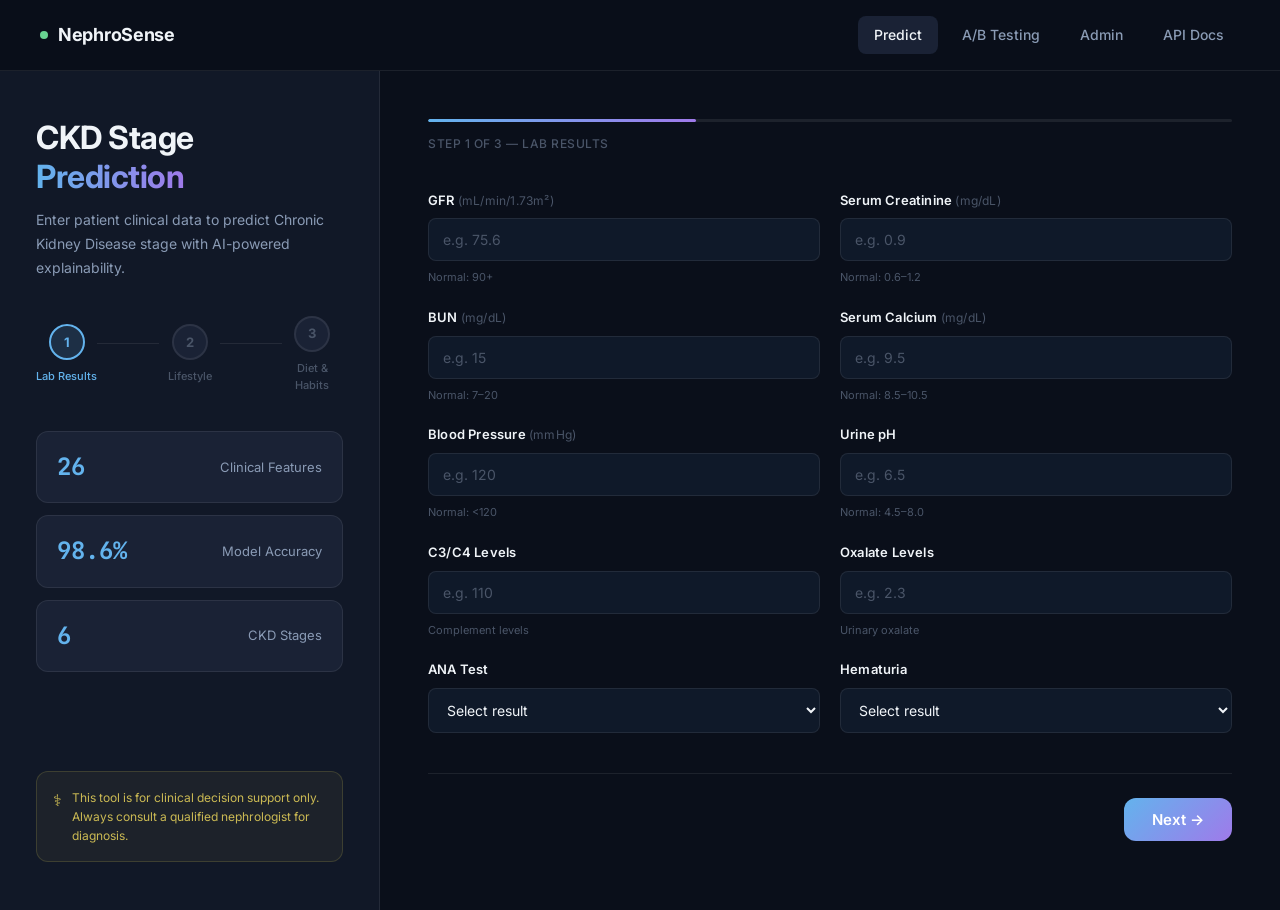
<file: frontend/index.html>
<!DOCTYPE html>
<html lang="en">
<head>
    <meta charset="UTF-8">
    <meta name="viewport" content="width=device-width, initial-scale=1.0">
    <title>NephroSense — CKD Prediction</title>
    <link rel="stylesheet" href="css/style.css">
    <link rel="stylesheet" href="css/form.css">
</head>
<body>

    <!-- NAVBAR -->
    <nav class="navbar">
        <div class="nav-brand">
            <span class="brand-dot"></span>
            NephroSense
        </div>
        <div class="nav-links">
            <a href="index.html" class="active">Predict</a>
            <a href="ab_test.html">A/B Testing</a>
            <a href="admin.html">Admin</a>
            <a href="https://nephrosense-cd36f.containers.snapdeploy.app/docs" target="_blank">API Docs</a>
        </div>
    </nav>

    <!-- MAIN -->
    <main class="main-container">

        <!-- LEFT PANEL -->
        <div class="left-panel">
            <div class="panel-header">
                <h1>CKD Stage <span class="accent">Prediction</span></h1>
                <p>Enter patient clinical data to predict Chronic Kidney Disease stage with AI-powered explainability.</p>
            </div>

            <!-- STEP INDICATORS -->
            <div class="step-indicators">
                <div class="step-item active" id="ind-1">
                    <div class="step-circle">1</div>
                    <span>Lab Results</span>
                </div>
                <div class="step-line"></div>
                <div class="step-item" id="ind-2">
                    <div class="step-circle">2</div>
                    <span>Lifestyle</span>
                </div>
                <div class="step-line"></div>
                <div class="step-item" id="ind-3">
                    <div class="step-circle">3</div>
                    <span>Diet & Habits</span>
                </div>
            </div>

            <!-- INFO CARDS -->
            <div class="info-cards">
                <div class="info-card">
                    <div class="info-number">26</div>
                    <div class="info-label">Clinical Features</div>
                </div>
                <div class="info-card">
                    <div class="info-number">98.6%</div>
                    <div class="info-label">Model Accuracy</div>
                </div>
                <div class="info-card">
                    <div class="info-number">6</div>
                    <div class="info-label">CKD Stages</div>
                </div>
            </div>

            <div class="disclaimer-box">
                <span class="disclaimer-icon">⚕</span>
                This tool is for clinical decision support only. Always consult a qualified nephrologist for diagnosis.
            </div>
        </div>

        <!-- RIGHT PANEL — FORM -->
        <div class="right-panel">

            <!-- PROGRESS BAR -->
            <div class="progress-bar">
                <div class="progress-fill" id="progress-fill"></div>
            </div>
            <div class="step-label" id="step-label">Step 1 of 3 — Lab Results</div>

            <form id="prediction-form">

                <!-- ==================== STEP 1 — LAB RESULTS ==================== -->
                <div class="form-step active" id="step-1">
                    <div class="form-grid">

                        <div class="form-group">
                            <label>GFR <span class="unit">(mL/min/1.73m²)</span></label>
                            <input type="number" name="gfr" placeholder="e.g. 75.6" step="0.01" required>
                            <span class="field-hint">Normal: 90+</span>
                        </div>

                        <div class="form-group">
                            <label>Serum Creatinine <span class="unit">(mg/dL)</span></label>
                            <input type="number" name="serum_creatinine" placeholder="e.g. 0.9" step="0.01" required>
                            <span class="field-hint">Normal: 0.6–1.2</span>
                        </div>

                        <div class="form-group">
                            <label>BUN <span class="unit">(mg/dL)</span></label>
                            <input type="number" name="bun" placeholder="e.g. 15" step="0.1" required>
                            <span class="field-hint">Normal: 7–20</span>
                        </div>

                        <div class="form-group">
                            <label>Serum Calcium <span class="unit">(mg/dL)</span></label>
                            <input type="number" name="serum_calcium" placeholder="e.g. 9.5" step="0.01" required>
                            <span class="field-hint">Normal: 8.5–10.5</span>
                        </div>

                        <div class="form-group">
                            <label>Blood Pressure <span class="unit">(mmHg)</span></label>
                            <input type="number" name="blood_pressure" placeholder="e.g. 120" step="0.1" required>
                            <span class="field-hint">Normal: &lt;120</span>
                        </div>

                        <div class="form-group">
                            <label>Urine pH</label>
                            <input type="number" name="urine_ph" placeholder="e.g. 6.5" step="0.1" required>
                            <span class="field-hint">Normal: 4.5–8.0</span>
                        </div>

                        <div class="form-group">
                            <label>C3/C4 Levels</label>
                            <input type="number" name="c3_c4" placeholder="e.g. 110" step="0.01" required>
                            <span class="field-hint">Complement levels</span>
                        </div>

                        <div class="form-group">
                            <label>Oxalate Levels</label>
                            <input type="number" name="oxalate_levels" placeholder="e.g. 2.3" step="0.01" required>
                            <span class="field-hint">Urinary oxalate</span>
                        </div>

                        <div class="form-group">
                            <label>ANA Test</label>
                            <select name="ana" required>
                                <option value="">Select result</option>
                                <option value="positive">Positive</option>
                                <option value="negative">Negative</option>
                            </select>
                        </div>

                        <div class="form-group">
                            <label>Hematuria</label>
                            <select name="hematuria" required>
                                <option value="">Select result</option>
                                <option value="positive">Positive</option>
                                <option value="negative">Negative</option>
                            </select>
                        </div>

                    </div>
                </div>

                <!-- ==================== STEP 2 — LIFESTYLE ==================== -->
                <div class="form-step" id="step-2">
                    <div class="form-grid">

                        <div class="form-group">
                            <label>Physical Activity</label>
                            <select name="physical_activity" required>
                                <option value="">Select frequency</option>
                                <option value="daily">Daily</option>
                                <option value="weekly">Weekly</option>
                                <option value="rarely">Rarely</option>
                            </select>
                        </div>

                        <div class="form-group">
                            <label>Water Intake <span class="unit">(Liters/day)</span></label>
                            <input type="number" name="water_intake" placeholder="e.g. 2.5" step="0.1" required>
                            <span class="field-hint">Recommended: 2–3L</span>
                        </div>

                        <div class="form-group">
                            <label>Smoking</label>
                            <select name="smoking" required>
                                <option value="">Select status</option>
                                <option value="yes">Yes</option>
                                <option value="no">No</option>
                            </select>
                        </div>

                        <div class="form-group">
                            <label>Painkiller Usage</label>
                            <select name="painkiller_usage" required>
                                <option value="">Select status</option>
                                <option value="yes">Yes (Regular)</option>
                                <option value="no">No</option>
                            </select>
                        </div>

                        <div class="form-group">
                            <label>Family History of CKD</label>
                            <select name="family_history" required>
                                <option value="">Select status</option>
                                <option value="yes">Yes</option>
                                <option value="no">No</option>
                            </select>
                        </div>

                        <div class="form-group">
                            <label>Stress Level</label>
                            <select name="stress_level" required>
                                <option value="">Select level</option>
                                <option value="low">Low</option>
                                <option value="moderate">Moderate</option>
                                <option value="high">High</option>
                            </select>
                        </div>

                        <div class="form-group full-width">
                            <label>Duration of Symptoms <span class="unit">(months)</span></label>
                            <input type="number" name="months" placeholder="e.g. 6" min="1" required>
                            <span class="field-hint">How long symptoms have been present</span>
                        </div>

                    </div>
                </div>

                <!-- ==================== STEP 3 — DIET & HABITS ==================== -->
                <div class="form-step" id="step-3">
                    <div class="form-grid">

                        <div class="form-group full-width">
                            <label>Dietary Pattern</label>
                            <div class="radio-group">
                                <label class="radio-option">
                                    <input type="radio" name="diet" value="balanced">
                                    <span class="radio-box">
                                        <span class="radio-title">Balanced Diet</span>
                                        <span class="radio-desc">Variety of foods, all nutrients</span>
                                    </span>
                                </label>
                                <label class="radio-option">
                                    <input type="radio" name="diet" value="high protein">
                                    <span class="radio-box">
                                        <span class="radio-title">High Protein</span>
                                        <span class="radio-desc">Meat, dairy, protein-heavy</span>
                                    </span>
                                </label>
                                <label class="radio-option">
                                    <input type="radio" name="diet" value="low salt">
                                    <span class="radio-box">
                                        <span class="radio-title">Low Salt</span>
                                        <span class="radio-desc">Restricted sodium intake</span>
                                    </span>
                                </label>
                            </div>
                        </div>

                        <div class="form-group full-width">
                            <label>Alcohol Consumption</label>
                            <div class="radio-group">
                                <label class="radio-option">
                                    <input type="radio" name="alcohol" value="never">
                                    <span class="radio-box">
                                        <span class="radio-title">Never</span>
                                        <span class="radio-desc">No alcohol consumption</span>
                                    </span>
                                </label>
                                <label class="radio-option">
                                    <input type="radio" name="alcohol" value="occasionally">
                                    <span class="radio-box">
                                        <span class="radio-title">Occasionally</span>
                                        <span class="radio-desc">Social or weekend drinking</span>
                                    </span>
                                </label>
                                <label class="radio-option">
                                    <input type="radio" name="alcohol" value="daily">
                                    <span class="radio-box">
                                        <span class="radio-title">Daily</span>
                                        <span class="radio-desc">Regular daily consumption</span>
                                    </span>
                                </label>
                            </div>
                        </div>

                        <div class="form-group full-width">
                            <label>Weight Changes (Recent)</label>
                            <div class="radio-group">
                                <label class="radio-option">
                                    <input type="radio" name="weight_changes" value="stable">
                                    <span class="radio-box">
                                        <span class="radio-title">Stable</span>
                                        <span class="radio-desc">No significant change</span>
                                    </span>
                                </label>
                                <label class="radio-option">
                                    <input type="radio" name="weight_changes" value="loss">
                                    <span class="radio-box">
                                        <span class="radio-title">Weight Loss</span>
                                        <span class="radio-desc">Noticeable weight decrease</span>
                                    </span>
                                </label>
                                <label class="radio-option">
                                    <input type="radio" name="weight_changes" value="gain">
                                    <span class="radio-box">
                                        <span class="radio-title">Weight Gain</span>
                                        <span class="radio-desc">Noticeable weight increase</span>
                                    </span>
                                </label>
                            </div>
                        </div>

                    </div>
                </div>

                <!-- BUTTONS -->
                <div class="form-actions">
                    <button type="button" class="btn-back" id="btn-back" onclick="prevStep()" style="display:none">
                        Back
                    </button>
                    <button type="button" class="btn-next" id="btn-next" onclick="nextStep()">
                        Next &rarr;
                    </button>
                    <button type="submit" class="btn-predict" id="btn-predict" style="display:none">
                        <span id="btn-text">Predict Stage</span>
                        <span id="btn-loader" style="display:none">Analyzing...</span>
                    </button>
                </div>

            </form>

        </div>
    </main>

    <script src="js/api.js"></script>
    <script src="js/form.js"></script>
</body>
</html>
</file>
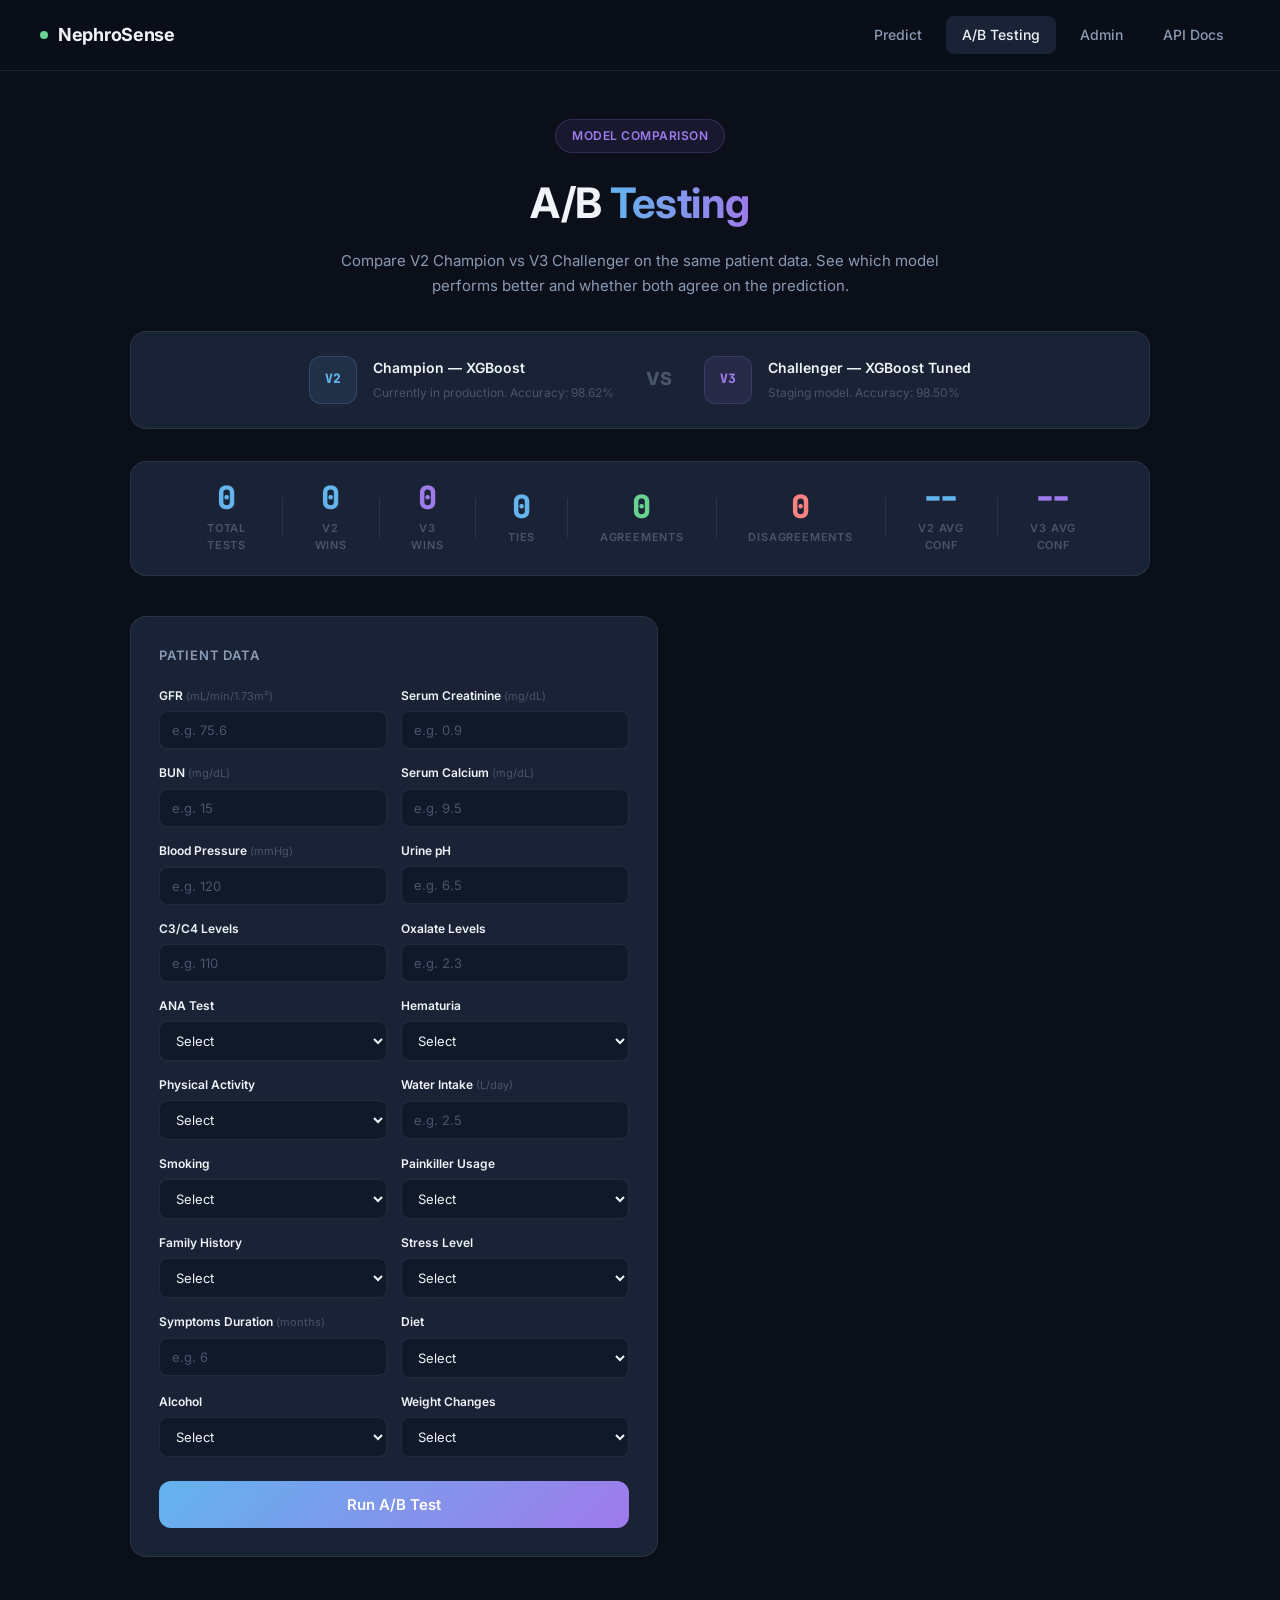
<file: frontend/ab_test.html>
<!DOCTYPE html>
<html lang="en">
<head>
    <meta charset="UTF-8">
    <meta name="viewport" content="width=device-width, initial-scale=1.0">
    <title>NephroSense — A/B Testing</title>
    <link rel="stylesheet" href="css/style.css">
    <link rel="stylesheet" href="css/ab_test.css">
    <style>
        /* Stats Bar */
        .stats-bar {
            display: flex;
            align-items: center;
            justify-content: center;
            background: var(--bg-card);
            border: 1px solid var(--border);
            border-radius: var(--radius-lg);
            padding: 20px 40px;
            margin-bottom: 8px;
        }
        .stat-item {
            text-align: center;
            padding: 0 32px;
        }
        .stat-num {
            font-size: 32px;
            font-weight: 800;
            font-family: var(--font-mono);
            color: var(--accent-blue);
            line-height: 1;
            margin-bottom: 6px;
        }
        .stat-label {
            font-size: 11px;
            color: var(--text-muted);
            text-transform: uppercase;
            letter-spacing: 0.8px;
            font-weight: 600;
        }
        .stat-divider {
            width: 1px;
            height: 40px;
            background: var(--border);
        }
        .champion-color { color: var(--accent-blue) !important; }
        .challenger-color { color: var(--accent-purple) !important; }
        .agree-color { color: var(--accent-green) !important; }
        .disagree-color { color: var(--accent-red) !important; }
    </style>
</head>
<body>

    <!-- NAVBAR -->
    <nav class="navbar">
        <div class="nav-brand">
            <span class="brand-dot"></span>
            NephroSense
        </div>
        <div class="nav-links">
            <a href="index.html">Predict</a>
            <a href="ab_test.html" class="active">A/B Testing</a>
            <a href="admin.html">Admin</a>
            <a href="https://nephrosense-cd36f.containers.snapdeploy.app/docs" target="_blank">API Docs</a>
        </div>
    </nav>

    <main class="ab-container">

        <!-- HEADER -->
        <div class="ab-header">
            <div class="ab-badge">Model Comparison</div>
            <h1>A/B <span class="accent">Testing</span></h1>
            <p>Compare V2 Champion vs V3 Challenger on the same patient data. See which model performs better and whether both agree on the prediction.</p>
        </div>

        <!-- EXPLANATION -->
        <div class="ab-explainer">
            <div class="explainer-item">
                <div class="explainer-icon">V2</div>
                <div>
                    <div class="explainer-title">Champion — XGBoost</div>
                    <div class="explainer-desc">Currently in production. Accuracy: 98.62%</div>
                </div>
            </div>
            <div class="explainer-vs">VS</div>
            <div class="explainer-item">
                <div class="explainer-icon challenger">V3</div>
                <div>
                    <div class="explainer-title">Challenger — XGBoost Tuned</div>
                    <div class="explainer-desc">Staging model. Accuracy: 98.50%</div>
                </div>
            </div>
        </div>

        <!-- LIVE STATS BAR -->
        <div class="stats-bar">
            <div class="stat-item">
                <div class="stat-num" id="total-tests">0</div>
                <div class="stat-label">Total Tests</div>
            </div>
            <div class="stat-divider"></div>
            <div class="stat-item">
                <div class="stat-num champion-color" id="v2-wins">0</div>
                <div class="stat-label">V2 Wins</div>
            </div>
            <div class="stat-divider"></div>
            <div class="stat-item">
                <div class="stat-num challenger-color" id="v3-wins">0</div>
                <div class="stat-label">V3 Wins</div>
            </div>
            <div class="stat-divider"></div>
            <div class="stat-item">
                <div class="stat-num" id="stat-ties">0</div>
                <div class="stat-label">Ties</div>
            </div>
            <div class="stat-divider"></div>
            <div class="stat-item">
                <div class="stat-num agree-color" id="stat-agreements">0</div>
                <div class="stat-label">Agreements</div>
            </div>
            <div class="stat-divider"></div>
            <div class="stat-item">
                <div class="stat-num disagree-color" id="stat-disagreements">0</div>
                <div class="stat-label">Disagreements</div>
            </div>
            <div class="stat-divider"></div>
            <div class="stat-item">
                <div class="stat-num champion-color" id="v2-avg-conf">--</div>
                <div class="stat-label">V2 Avg Conf</div>
            </div>
            <div class="stat-divider"></div>
            <div class="stat-item">
                <div class="stat-num challenger-color" id="v3-avg-conf">--</div>
                <div class="stat-label">V3 Avg Conf</div>
            </div>
        </div>

        <!-- FORM + RESULTS -->
        <div class="ab-main">

            <!-- INPUT FORM -->
            <div class="ab-form-section">
                <div class="section-title">Patient Data</div>

                <form id="ab-form">
                    <div class="ab-form-grid">

                        <div class="form-group">
                            <label>GFR <span class="unit">(mL/min/1.73m²)</span></label>
                            <input type="number" name="gfr" placeholder="e.g. 75.6" step="0.01" required>
                        </div>

                        <div class="form-group">
                            <label>Serum Creatinine <span class="unit">(mg/dL)</span></label>
                            <input type="number" name="serum_creatinine" placeholder="e.g. 0.9" step="0.01" required>
                        </div>

                        <div class="form-group">
                            <label>BUN <span class="unit">(mg/dL)</span></label>
                            <input type="number" name="bun" placeholder="e.g. 15" step="0.1" required>
                        </div>

                        <div class="form-group">
                            <label>Serum Calcium <span class="unit">(mg/dL)</span></label>
                            <input type="number" name="serum_calcium" placeholder="e.g. 9.5" step="0.01" required>
                        </div>

                        <div class="form-group">
                            <label>Blood Pressure <span class="unit">(mmHg)</span></label>
                            <input type="number" name="blood_pressure" placeholder="e.g. 120" step="0.1" required>
                        </div>

                        <div class="form-group">
                            <label>Urine pH</label>
                            <input type="number" name="urine_ph" placeholder="e.g. 6.5" step="0.1" required>
                        </div>

                        <div class="form-group">
                            <label>C3/C4 Levels</label>
                            <input type="number" name="c3_c4" placeholder="e.g. 110" step="0.01" required>
                        </div>

                        <div class="form-group">
                            <label>Oxalate Levels</label>
                            <input type="number" name="oxalate_levels" placeholder="e.g. 2.3" step="0.01" required>
                        </div>

                        <div class="form-group">
                            <label>ANA Test</label>
                            <select name="ana" required>
                                <option value="">Select</option>
                                <option value="positive">Positive</option>
                                <option value="negative">Negative</option>
                            </select>
                        </div>

                        <div class="form-group">
                            <label>Hematuria</label>
                            <select name="hematuria" required>
                                <option value="">Select</option>
                                <option value="positive">Positive</option>
                                <option value="negative">Negative</option>
                            </select>
                        </div>

                        <div class="form-group">
                            <label>Physical Activity</label>
                            <select name="physical_activity" required>
                                <option value="">Select</option>
                                <option value="daily">Daily</option>
                                <option value="weekly">Weekly</option>
                                <option value="rarely">Rarely</option>
                            </select>
                        </div>

                        <div class="form-group">
                            <label>Water Intake <span class="unit">(L/day)</span></label>
                            <input type="number" name="water_intake" placeholder="e.g. 2.5" step="0.1" required>
                        </div>

                        <div class="form-group">
                            <label>Smoking</label>
                            <select name="smoking" required>
                                <option value="">Select</option>
                                <option value="yes">Yes</option>
                                <option value="no">No</option>
                            </select>
                        </div>

                        <div class="form-group">
                            <label>Painkiller Usage</label>
                            <select name="painkiller_usage" required>
                                <option value="">Select</option>
                                <option value="yes">Yes</option>
                                <option value="no">No</option>
                            </select>
                        </div>

                        <div class="form-group">
                            <label>Family History</label>
                            <select name="family_history" required>
                                <option value="">Select</option>
                                <option value="yes">Yes</option>
                                <option value="no">No</option>
                            </select>
                        </div>

                        <div class="form-group">
                            <label>Stress Level</label>
                            <select name="stress_level" required>
                                <option value="">Select</option>
                                <option value="low">Low</option>
                                <option value="moderate">Moderate</option>
                                <option value="high">High</option>
                            </select>
                        </div>

                        <div class="form-group">
                            <label>Symptoms Duration <span class="unit">(months)</span></label>
                            <input type="number" name="months" placeholder="e.g. 6" min="1" required>
                        </div>

                        <div class="form-group">
                            <label>Diet</label>
                            <select name="diet" required>
                                <option value="">Select</option>
                                <option value="balanced">Balanced</option>
                                <option value="high protein">High Protein</option>
                                <option value="low salt">Low Salt</option>
                            </select>
                        </div>

                        <div class="form-group">
                            <label>Alcohol</label>
                            <select name="alcohol" required>
                                <option value="">Select</option>
                                <option value="never">Never</option>
                                <option value="occasionally">Occasionally</option>
                                <option value="daily">Daily</option>
                            </select>
                        </div>

                        <div class="form-group">
                            <label>Weight Changes</label>
                            <select name="weight_changes" required>
                                <option value="">Select</option>
                                <option value="stable">Stable</option>
                                <option value="loss">Loss</option>
                                <option value="gain">Gain</option>
                            </select>
                        </div>

                    </div>

                    <button type="submit" class="btn-ab-test" id="btn-ab">
                        <span id="ab-btn-text">Run A/B Test</span>
                        <span id="ab-btn-loader" style="display:none">Comparing Models...</span>
                    </button>
                </form>
            </div>

            <!-- RESULTS -->
            <div class="ab-results-section" id="ab-results" style="display:none">

                <div class="agreement-banner" id="agreement-banner">
                    <div class="agreement-icon" id="agreement-icon"></div>
                    <div class="agreement-text" id="agreement-text"></div>
                </div>

                <div class="comparison-row">
                    <div class="model-result-card" id="v2-card">
                        <div class="model-tag champion">Champion</div>
                        <div class="model-version">V2 — XGBoost</div>
                        <div class="model-stage" id="v2-stage">--</div>
                        <div class="model-stage-label" id="v2-label">--</div>
                        <div class="model-confidence">
                            <span class="conf-label">Confidence</span>
                            <span class="conf-value" id="v2-confidence">--</span>
                        </div>
                        <div class="conf-bar-wrap">
                            <div class="conf-bar-fill champion-bar" id="v2-bar"></div>
                        </div>
                    </div>

                    <div class="model-result-card" id="v3-card">
                        <div class="model-tag challenger">Challenger</div>
                        <div class="model-version">V3 — XGBoost Tuned</div>
                        <div class="model-stage" id="v3-stage">--</div>
                        <div class="model-stage-label" id="v3-label">--</div>
                        <div class="model-confidence">
                            <span class="conf-label">Confidence</span>
                            <span class="conf-value" id="v3-confidence">--</span>
                        </div>
                        <div class="conf-bar-wrap">
                            <div class="conf-bar-fill challenger-bar" id="v3-bar"></div>
                        </div>
                    </div>
                </div>

                <div class="winner-section" id="winner-section">
                    <div class="winner-label">Higher Confidence</div>
                    <div class="winner-value" id="winner-text">--</div>
                </div>

                <button class="btn-reset" onclick="resetTest()">Test Again</button>

            </div>

        </div>

    </main>

    <script src="js/api.js"></script>
    <script src="js/ab_test.js"></script>
</body>
</html>
</file>
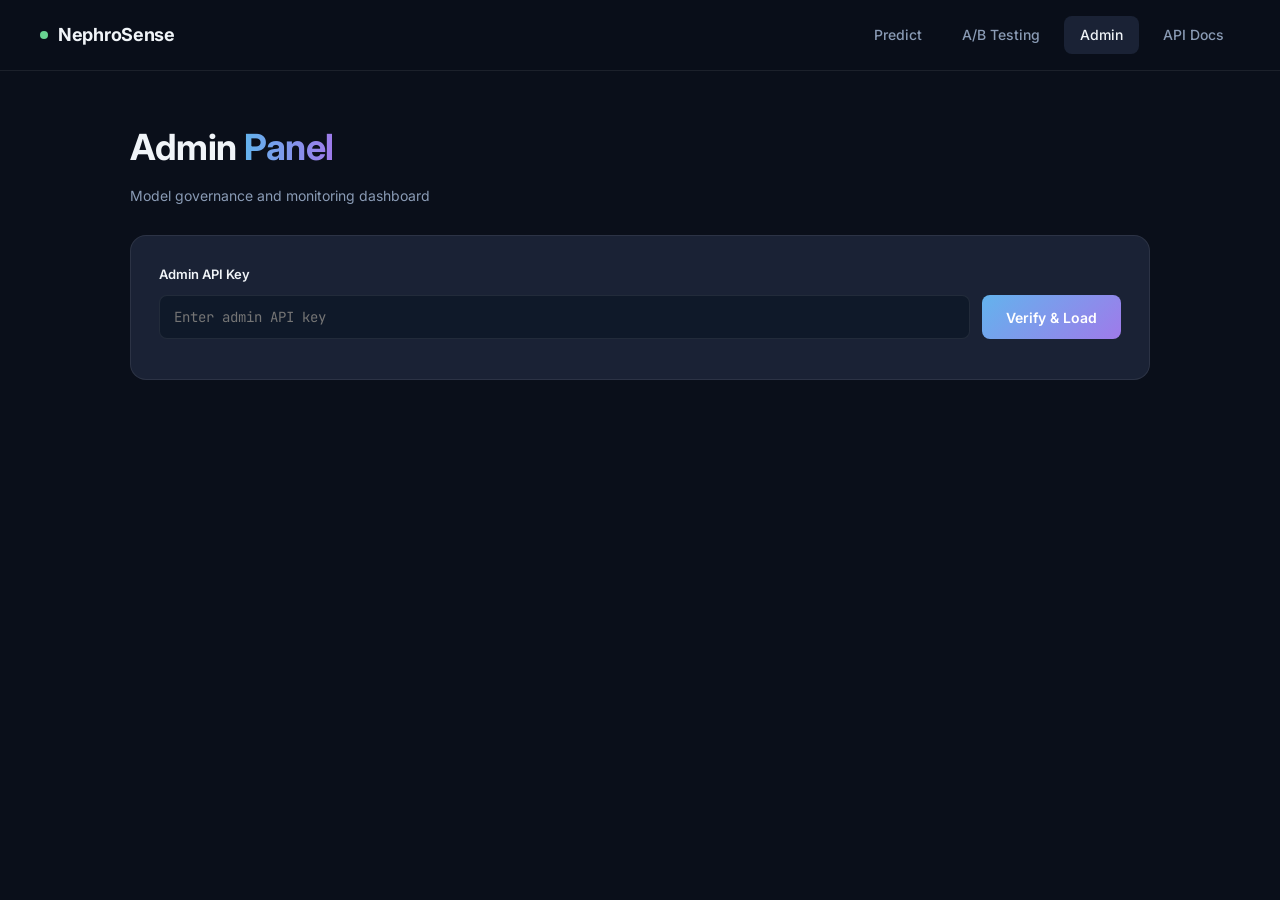
<file: frontend/admin.html>
<!DOCTYPE html>
<html lang="en">
<head>
    <meta charset="UTF-8">
    <meta name="viewport" content="width=device-width, initial-scale=1.0">
    <title>NephroSense — Admin Panel</title>
    <link rel="stylesheet" href="css/style.css">
    <link rel="stylesheet" href="css/admin.css">
</head>
<body>

    <!-- NAVBAR -->
    <nav class="navbar">
        <div class="nav-brand">
            <span class="brand-dot"></span>
            NephroSense
        </div>
        <div class="nav-links">
            <a href="index.html">Predict</a>
            <a href="ab_test.html">A/B Testing</a>
            <a href="admin.html" class="active">Admin</a>
            <a href="https://nephrosense-cd36f.containers.snapdeploy.app/docs" target="_blank">API Docs</a>
        </div>
    </nav>

    <!-- ADMIN MAIN -->
    <main class="admin-container">

        <div class="admin-header">
            <h1>Admin <span class="accent">Panel</span></h1>
            <p>Model governance and monitoring dashboard</p>
        </div>

        <!-- API KEY INPUT -->
        <div class="api-key-section">
            <div class="form-group">
                <label>Admin API Key</label>
                <div class="key-input-row">
                    <input type="password" id="admin-key" placeholder="Enter admin API key">
                    <button class="btn-verify" onclick="loadAdminData()">Verify & Load</button>
                </div>
            </div>
            <div id="key-status"></div>
        </div>

        <!-- ADMIN CONTENT -->
        <div class="admin-content" id="admin-content" style="display:none">

            <!-- METRICS ROW -->
            <div class="metrics-row">
                <div class="metric-card">
                    <div class="metric-label">Active Model</div>
                    <div class="metric-value" id="active-model">--</div>
                </div>
                <div class="metric-card">
                    <div class="metric-label">Total Requests</div>
                    <div class="metric-value" id="total-requests">--</div>
                </div>
                <div class="metric-card">
                    <div class="metric-label">Model Status</div>
                    <div class="metric-value" id="model-status">--</div>
                </div>
            </div>

            <!-- VERSIONS TABLE -->
            <div class="admin-card">
                <div class="card-title">Model Registry</div>
                <table class="admin-table" id="versions-table">
                    <thead>
                        <tr>
                            <th>Version</th>
                            <th>Model</th>
                            <th>Accuracy</th>
                            <th>F1 Score</th>
                            <th>Status</th>
                        </tr>
                    </thead>
                    <tbody id="versions-tbody">
                        <tr><td colspan="5" style="text-align:center; color: var(--text-muted)">Loading...</td></tr>
                    </tbody>
                </table>
            </div>

            <!-- ACTIONS -->
            <div class="actions-row">

                <!-- SWITCH VERSION -->
                <div class="admin-card">
                    <div class="card-title">Switch Model Version</div>
                    <p class="action-desc">Change the active production model.</p>
                    <div class="action-row">
                        <select id="switch-select">
                            <option value="v2">V2 — XGBoost (Champion)</option>
                            <option value="v3">V3 — XGBoost Tuned (Challenger)</option>
                        </select>
                        <button class="btn-action btn-switch" onclick="doSwitch()">Switch</button>
                    </div>
                    <div id="switch-result" class="action-result"></div>
                </div>

                <!-- ROLLBACK -->
                <div class="admin-card">
                    <div class="card-title">Manual Rollback</div>
                    <p class="action-desc">Rollback to the previous stable version.</p>
                    <div class="action-row">
                        <button class="btn-action btn-rollback" onclick="doRollback()">
                            Rollback Now
                        </button>
                    </div>
                    <div id="rollback-result" class="action-result"></div>
                </div>

            </div>

        </div>

    </main>

    <script src="js/api.js"></script>
    <script src="js/admin.js"></script>
</body>
</html>
</file>
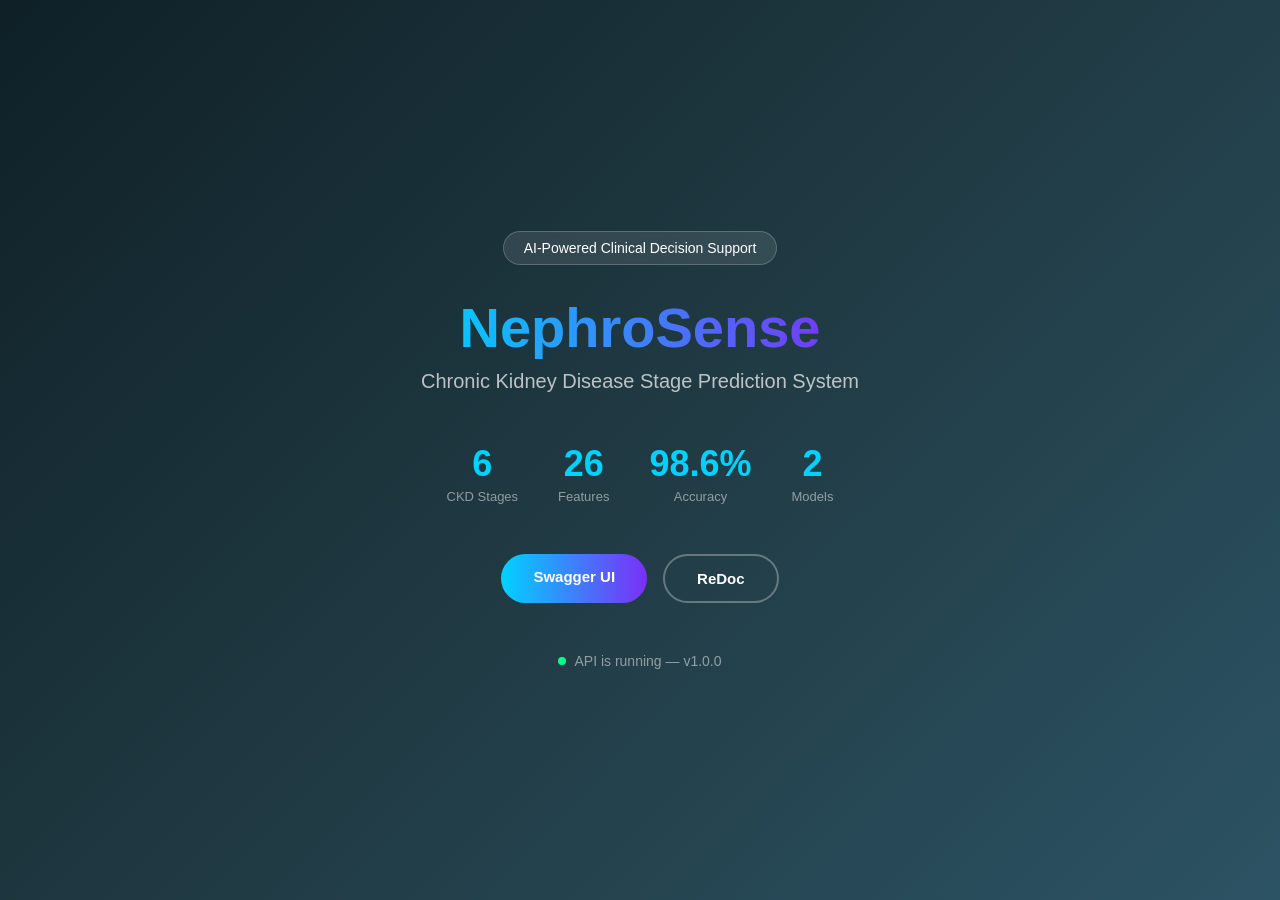
<file: backend/app/templates/home.html>
<!DOCTYPE html>
<html lang="en">
<head>
    <meta charset="UTF-8">
    <meta name="viewport" content="width=device-width, initial-scale=1.0">
    <title>NephroSense API</title>
    <style>
        * { margin: 0; padding: 0; box-sizing: border-box; }
        
        body {
            font-family: 'Segoe UI', sans-serif;
            background: linear-gradient(135deg, #0f2027, #203a43, #2c5364);
            min-height: 100vh;
            display: flex;
            align-items: center;
            justify-content: center;
            color: white;
        }

        .container {
            text-align: center;
            padding: 60px 40px;
            max-width: 800px;
        }

        .badge {
            background: rgba(255,255,255,0.1);
            border: 1px solid rgba(255,255,255,0.2);
            padding: 8px 20px;
            border-radius: 50px;
            font-size: 14px;
            margin-bottom: 30px;
            display: inline-block;
            backdrop-filter: blur(10px);
        }

        h1 {
            font-size: 56px;
            font-weight: 700;
            margin-bottom: 10px;
            background: linear-gradient(90deg, #00d2ff, #7b2ff7);
            -webkit-background-clip: text;
            -webkit-text-fill-color: transparent;
        }

        .tagline {
            font-size: 20px;
            color: rgba(255,255,255,0.7);
            margin-bottom: 50px;
        }

        .stats {
            display: flex;
            justify-content: center;
            gap: 40px;
            margin-bottom: 50px;
        }

        .stat {
            text-align: center;
        }

        .stat-number {
            font-size: 36px;
            font-weight: 700;
            color: #00d2ff;
        }

        .stat-label {
            font-size: 13px;
            color: rgba(255,255,255,0.5);
            margin-top: 4px;
        }

        .buttons {
            display: flex;
            gap: 16px;
            justify-content: center;
            flex-wrap: wrap;
        }

        .btn {
            padding: 14px 32px;
            border-radius: 50px;
            font-size: 15px;
            font-weight: 600;
            text-decoration: none;
            transition: all 0.3s ease;
            cursor: pointer;
        }

        .btn-primary {
            background: linear-gradient(90deg, #00d2ff, #7b2ff7);
            color: white;
            border: none;
        }

        .btn-primary:hover {
            transform: translateY(-2px);
            box-shadow: 0 10px 30px rgba(0,210,255,0.3);
        }

        .btn-secondary {
            background: transparent;
            color: white;
            border: 2px solid rgba(255,255,255,0.3);
        }

        .btn-secondary:hover {
            border-color: #00d2ff;
            color: #00d2ff;
            transform: translateY(-2px);
        }

        .status {
            margin-top: 50px;
            display: flex;
            align-items: center;
            justify-content: center;
            gap: 8px;
            color: rgba(255,255,255,0.5);
            font-size: 14px;
        }

        .dot {
            width: 8px;
            height: 8px;
            background: #00ff88;
            border-radius: 50%;
            animation: pulse 2s infinite;
        }

        @keyframes pulse {
            0%, 100% { opacity: 1; }
            50% { opacity: 0.3; }
        }
    </style>
</head>
<body>
    <div class="container">
        <div class="badge">AI-Powered Clinical Decision Support</div>
        
        <h1>NephroSense</h1>
        <p class="tagline">Chronic Kidney Disease Stage Prediction System</p>

        <div class="stats">
            <div class="stat">
                <div class="stat-number">6</div>
                <div class="stat-label">CKD Stages</div>
            </div>
            <div class="stat">
                <div class="stat-number">26</div>
                <div class="stat-label">Features</div>
            </div>
            <div class="stat">
                <div class="stat-number">98.6%</div>
                <div class="stat-label">Accuracy</div>
            </div>
            <div class="stat">
                <div class="stat-number">2</div>
                <div class="stat-label">Models</div>
            </div>
        </div>

        <div class="buttons">
            <a href="/docs" class="btn btn-primary">Swagger UI</a>
            <a href="/redoc" class="btn btn-secondary">ReDoc</a>
        </div>

        <div class="status">
    <div class="dot"></div>
    API is running &mdash; v1.0.0  
</div>
</body>
</html>
</file>
<file: frontend/css/style.css>
/* =============================================
   NEPHROSENSE — Common Styles
   ============================================= */

@import url('https://fonts.googleapis.com/css2?family=Inter:wght@300;400;500;600;700&family=JetBrains+Mono:wght@400;500&display=swap');

/* RESET */
*, *::before, *::after {
    margin: 0;
    padding: 0;
    box-sizing: border-box;
}

/* TOKENS */
:root {
    --bg-primary: #0a0f1a;
    --bg-secondary: #111827;
    --bg-card: #1a2235;
    --bg-input: #0f1929;
    --border: rgba(255, 255, 255, 0.08);
    --border-focus: rgba(99, 179, 237, 0.5);

    --accent-blue: #63b3ed;
    --accent-purple: #9f7aea;
    --accent-green: #68d391;
    --accent-red: #fc8181;
    --accent-yellow: #f6e05e;

    --text-primary: #f0f4f8;
    --text-secondary: #8a9bb5;
    --text-muted: #4a5568;

    --font-main: 'Inter', sans-serif;
    --font-mono: 'JetBrains Mono', monospace;

    --radius-sm: 8px;
    --radius-md: 12px;
    --radius-lg: 16px;
    --radius-xl: 24px;
}

body {
    font-family: var(--font-main);
    background: var(--bg-primary);
    color: var(--text-primary);
    min-height: 100vh;
    line-height: 1.6;
}

/* =============================================
   NAVBAR
   ============================================= */
.navbar {
    display: flex;
    align-items: center;
    justify-content: space-between;
    padding: 16px 40px;
    background: rgba(10, 15, 26, 0.95);
    border-bottom: 1px solid var(--border);
    position: sticky;
    top: 0;
    z-index: 100;
    backdrop-filter: blur(10px);
}

.nav-brand {
    display: flex;
    align-items: center;
    gap: 10px;
    font-size: 18px;
    font-weight: 700;
    color: var(--text-primary);
    letter-spacing: -0.3px;
}

.brand-dot {
    width: 8px;
    height: 8px;
    background: var(--accent-green);
    border-radius: 50%;
    animation: pulse 2s infinite;
}

@keyframes pulse {
    0%, 100% { opacity: 1; box-shadow: 0 0 0 0 rgba(104, 211, 145, 0.4); }
    50% { opacity: 0.7; box-shadow: 0 0 0 6px rgba(104, 211, 145, 0); }
}

.nav-links {
    display: flex;
    gap: 8px;
}

.nav-links a {
    color: var(--text-secondary);
    text-decoration: none;
    font-size: 14px;
    font-weight: 500;
    padding: 8px 16px;
    border-radius: var(--radius-sm);
    transition: all 0.2s;
}

.nav-links a:hover,
.nav-links a.active {
    color: var(--text-primary);
    background: var(--bg-card);
}

/* =============================================
   ACCENT
   ============================================= */
.accent {
    background: linear-gradient(90deg, var(--accent-blue), var(--accent-purple));
    -webkit-background-clip: text;
    background-clip: text;
    color: transparent;
}

/* =============================================
   BUTTONS — Common
   ============================================= */
.btn-back,
.btn-next,
.btn-predict {
    padding: 12px 28px;
    border-radius: var(--radius-md);
    font-size: 15px;
    font-weight: 600;
    font-family: var(--font-main);
    cursor: pointer;
    transition: all 0.2s;
    border: none;
}

.btn-back {
    background: transparent;
    color: var(--text-secondary);
    border: 1px solid var(--border);
}

.btn-back:hover {
    border-color: var(--accent-blue);
    color: var(--accent-blue);
}

.btn-next {
    background: linear-gradient(135deg, var(--accent-blue), var(--accent-purple));
    color: white;
    margin-left: auto;
}

.btn-next:hover {
    transform: translateY(-1px);
    box-shadow: 0 8px 24px rgba(99, 179, 237, 0.3);
}

.btn-predict {
    background: linear-gradient(135deg, #38a169, #2f855a);
    color: white;
    margin-left: auto;
}

.btn-predict:hover {
    transform: translateY(-1px);
    box-shadow: 0 8px 24px rgba(56, 161, 105, 0.3);
}

/* =============================================
   SCROLLBAR
   ============================================= */
::-webkit-scrollbar {
    width: 6px;
}

::-webkit-scrollbar-track {
    background: var(--bg-primary);
}

::-webkit-scrollbar-thumb {
    background: var(--bg-card);
    border-radius: 3px;
}
</file>
<file: frontend/css/form.css>
/* =============================================
   NEPHROSENSE — Form Page Styles
   ============================================= */

/* MAIN LAYOUT */
.main-container {
    display: grid;
    grid-template-columns: 380px 1fr;
    min-height: calc(100vh - 61px);
}

/* =============================================
   LEFT PANEL
   ============================================= */
.left-panel {
    background: var(--bg-secondary);
    border-right: 1px solid var(--border);
    padding: 48px 36px;
    display: flex;
    flex-direction: column;
    gap: 36px;
    position: sticky;
    top: 61px;
    height: calc(100vh - 61px);
    overflow-y: auto;
}

.panel-header h1 {
    font-size: 32px;
    font-weight: 700;
    line-height: 1.2;
    margin-bottom: 12px;
    letter-spacing: -0.5px;
}

.panel-header p {
    color: var(--text-secondary);
    font-size: 14px;
    line-height: 1.7;
}

/* STEP INDICATORS */
.step-indicators {
    display: flex;
    align-items: center;
    gap: 0;
}

.step-item {
    display: flex;
    flex-direction: column;
    align-items: center;
    gap: 8px;
    flex: 1;
}

.step-item span {
    font-size: 11px;
    color: var(--text-muted);
    font-weight: 500;
    text-align: center;
    transition: color 0.3s;
}

.step-circle {
    width: 36px;
    height: 36px;
    border-radius: 50%;
    border: 2px solid var(--border);
    display: flex;
    align-items: center;
    justify-content: center;
    font-size: 13px;
    font-weight: 700;
    color: var(--text-muted);
    background: var(--bg-card);
    transition: all 0.3s;
}

.step-item.active .step-circle {
    border-color: var(--accent-blue);
    background: rgba(99, 179, 237, 0.15);
    color: var(--accent-blue);
}

.step-item.active span {
    color: var(--accent-blue);
}

.step-item.done .step-circle {
    border-color: var(--accent-green);
    background: rgba(104, 211, 145, 0.15);
    color: var(--accent-green);
}

.step-item.done span {
    color: var(--accent-green);
}

.step-line {
    flex: 1;
    height: 1px;
    background: var(--border);
    margin-bottom: 24px;
}

/* INFO CARDS */
.info-cards {
    display: flex;
    flex-direction: column;
    gap: 12px;
}

.info-card {
    background: var(--bg-card);
    border: 1px solid var(--border);
    border-radius: var(--radius-md);
    padding: 16px 20px;
    display: flex;
    align-items: center;
    justify-content: space-between;
}

.info-number {
    font-size: 24px;
    font-weight: 700;
    font-family: var(--font-mono);
    color: var(--accent-blue);
}

.info-label {
    font-size: 13px;
    color: var(--text-secondary);
}

/* DISCLAIMER */
.disclaimer-box {
    background: rgba(246, 224, 94, 0.05);
    border: 1px solid rgba(246, 224, 94, 0.15);
    border-radius: var(--radius-md);
    padding: 16px;
    font-size: 12px;
    color: rgba(246, 224, 94, 0.8);
    line-height: 1.6;
    display: flex;
    gap: 10px;
    align-items: flex-start;
    margin-top: auto;
}

.disclaimer-icon {
    font-size: 16px;
    flex-shrink: 0;
}

/* =============================================
   RIGHT PANEL
   ============================================= */
.right-panel {
    padding: 48px;
    overflow-y: auto;
    max-height: calc(100vh - 61px);
}

/* PROGRESS BAR */
.progress-bar {
    height: 3px;
    background: var(--border);
    border-radius: 2px;
    margin-bottom: 12px;
    overflow: hidden;
}

.progress-fill {
    height: 100%;
    background: linear-gradient(90deg, var(--accent-blue), var(--accent-purple));
    border-radius: 2px;
    transition: width 0.4s ease;
    width: 33.33%;
}

.step-label {
    font-size: 12px;
    color: var(--text-muted);
    font-weight: 500;
    margin-bottom: 36px;
    letter-spacing: 0.5px;
    text-transform: uppercase;
}

/* =============================================
   FORM STEPS
   ============================================= */
.form-step {
    display: none;
}

.form-step.active {
    display: block;
    animation: fadeIn 0.3s ease;
}

@keyframes fadeIn {
    from { opacity: 0; transform: translateY(10px); }
    to { opacity: 1; transform: translateY(0); }
}

/* FORM GRID */
.form-grid {
    display: grid;
    grid-template-columns: 1fr 1fr;
    gap: 20px;
    margin-bottom: 40px;
}

.form-group {
    display: flex;
    flex-direction: column;
    gap: 8px;
}

.form-group.full-width {
    grid-column: 1 / -1;
}

.form-group label {
    font-size: 13px;
    font-weight: 600;
    color: var(--text-primary);
    letter-spacing: 0.2px;
}

.unit {
    font-weight: 400;
    color: var(--text-muted);
    font-size: 12px;
}

.form-group input,
.form-group select {
    background: var(--bg-input);
    border: 1px solid var(--border);
    border-radius: var(--radius-sm);
    padding: 12px 14px;
    color: var(--text-primary);
    font-size: 14px;
    font-family: var(--font-main);
    transition: all 0.2s;
    outline: none;
}

.form-group input:focus,
.form-group select:focus {
    border-color: var(--border-focus);
    background: rgba(99, 179, 237, 0.04);
    box-shadow: 0 0 0 3px rgba(99, 179, 237, 0.08);
}

.form-group input::placeholder {
    color: var(--text-muted);
}

.form-group select option {
    background: var(--bg-secondary);
}

.field-hint {
    font-size: 11px;
    color: var(--text-muted);
}

/* =============================================
   RADIO GROUPS
   ============================================= */
.radio-group {
    display: grid;
    grid-template-columns: repeat(3, 1fr);
    gap: 12px;
}

.radio-option {
    cursor: pointer;
}

.radio-option input[type="radio"] {
    display: none;
}

.radio-box {
    display: flex;
    flex-direction: column;
    gap: 4px;
    padding: 16px;
    background: var(--bg-input);
    border: 1px solid var(--border);
    border-radius: var(--radius-md);
    transition: all 0.2s;
    cursor: pointer;
}

.radio-option input[type="radio"]:checked + .radio-box {
    border-color: var(--accent-blue);
    background: rgba(99, 179, 237, 0.08);
}

.radio-box:hover {
    border-color: rgba(99, 179, 237, 0.3);
}

.radio-title {
    font-size: 13px;
    font-weight: 600;
    color: var(--text-primary);
}

.radio-desc {
    font-size: 11px;
    color: var(--text-muted);
}

/* =============================================
   FORM ACTIONS
   ============================================= */
.form-actions {
    display: flex;
    gap: 12px;
    align-items: center;
    padding-top: 24px;
    border-top: 1px solid var(--border);
}
</file>
<file: frontend/css/ab_test.css>
/* =============================================
   NEPHROSENSE — A/B Testing Page Styles
   ============================================= */

.ab-container {
    max-width: 1100px;
    margin: 0 auto;
    padding: 48px 40px;
    display: flex;
    flex-direction: column;
    gap: 32px;
}

/* HEADER */
.ab-header {
    text-align: center;
}

.ab-badge {
    display: inline-block;
    background: rgba(159, 122, 234, 0.1);
    border: 1px solid rgba(159, 122, 234, 0.2);
    color: var(--accent-purple);
    font-size: 12px;
    font-weight: 600;
    padding: 6px 16px;
    border-radius: 20px;
    letter-spacing: 0.5px;
    text-transform: uppercase;
    margin-bottom: 16px;
}

.ab-header h1 {
    font-size: 42px;
    font-weight: 700;
    letter-spacing: -0.5px;
    margin-bottom: 12px;
}

.ab-header p {
    color: var(--text-secondary);
    font-size: 15px;
    line-height: 1.7;
    max-width: 600px;
    margin: 0 auto;
}

/* EXPLAINER */
.ab-explainer {
    display: flex;
    align-items: center;
    justify-content: center;
    gap: 24px;
    background: var(--bg-card);
    border: 1px solid var(--border);
    border-radius: var(--radius-lg);
    padding: 24px 40px;
}

.explainer-item {
    display: flex;
    align-items: center;
    gap: 16px;
}

.explainer-icon {
    width: 48px;
    height: 48px;
    border-radius: var(--radius-md);
    background: rgba(99, 179, 237, 0.1);
    border: 1px solid rgba(99, 179, 237, 0.2);
    color: var(--accent-blue);
    font-size: 13px;
    font-weight: 800;
    font-family: var(--font-mono);
    display: flex;
    align-items: center;
    justify-content: center;
}

.explainer-icon.challenger {
    background: rgba(159, 122, 234, 0.1);
    border-color: rgba(159, 122, 234, 0.2);
    color: var(--accent-purple);
}

.explainer-title {
    font-size: 14px;
    font-weight: 600;
    color: var(--text-primary);
    margin-bottom: 4px;
}

.explainer-desc {
    font-size: 12px;
    color: var(--text-muted);
}

.explainer-vs {
    font-size: 18px;
    font-weight: 800;
    color: var(--text-muted);
    padding: 0 8px;
}

/* MAIN LAYOUT */
.ab-main {
    display: grid;
    grid-template-columns: 1fr 1fr;
    gap: 24px;
    align-items: start;
}

/* FORM SECTION */
.ab-form-section {
    background: var(--bg-card);
    border: 1px solid var(--border);
    border-radius: var(--radius-lg);
    padding: 28px;
}

.section-title {
    font-size: 13px;
    font-weight: 600;
    color: var(--text-secondary);
    text-transform: uppercase;
    letter-spacing: 0.8px;
    margin-bottom: 20px;
}

.ab-form-grid {
    display: grid;
    grid-template-columns: 1fr 1fr;
    gap: 14px;
    margin-bottom: 24px;
}

.form-group {
    display: flex;
    flex-direction: column;
    gap: 6px;
}

.form-group label {
    font-size: 12px;
    font-weight: 600;
    color: var(--text-primary);
}

.unit {
    font-weight: 400;
    color: var(--text-muted);
    font-size: 11px;
}

.form-group input,
.form-group select {
    background: var(--bg-input);
    border: 1px solid var(--border);
    border-radius: var(--radius-sm);
    padding: 10px 12px;
    color: var(--text-primary);
    font-size: 13px;
    font-family: var(--font-main);
    outline: none;
    transition: all 0.2s;
}

.form-group input:focus,
.form-group select:focus {
    border-color: var(--border-focus);
    box-shadow: 0 0 0 3px rgba(99, 179, 237, 0.08);
}

.form-group input::placeholder {
    color: var(--text-muted);
}

.form-group select option {
    background: var(--bg-secondary);
}

/* AB TEST BUTTON */
.btn-ab-test {
    width: 100%;
    padding: 14px;
    background: linear-gradient(135deg, var(--accent-blue), var(--accent-purple));
    color: white;
    border: none;
    border-radius: var(--radius-md);
    font-size: 15px;
    font-weight: 600;
    font-family: var(--font-main);
    cursor: pointer;
    transition: all 0.2s;
}

.btn-ab-test:hover {
    transform: translateY(-1px);
    box-shadow: 0 8px 24px rgba(99, 179, 237, 0.3);
}

.btn-ab-test:disabled {
    opacity: 0.6;
    cursor: not-allowed;
    transform: none;
}

/* RESULTS SECTION */
.ab-results-section {
    display: flex;
    flex-direction: column;
    gap: 16px;
}

/* AGREEMENT BANNER */
.agreement-banner {
    border-radius: var(--radius-md);
    padding: 16px 20px;
    display: flex;
    align-items: center;
    gap: 12px;
}

.agreement-banner.agree {
    background: rgba(104, 211, 145, 0.08);
    border: 1px solid rgba(104, 211, 145, 0.2);
}

.agreement-banner.disagree {
    background: rgba(252, 129, 129, 0.08);
    border: 1px solid rgba(252, 129, 129, 0.2);
}

.agreement-icon {
    font-size: 24px;
}

.agreement-text {
    font-size: 14px;
    font-weight: 500;
    line-height: 1.5;
}

.agreement-banner.agree .agreement-text {
    color: var(--accent-green);
}

.agreement-banner.disagree .agreement-text {
    color: var(--accent-red);
}

/* COMPARISON CARDS */
.comparison-row {
    display: grid;
    grid-template-columns: 1fr 1fr;
    gap: 14px;
}

.model-result-card {
    background: var(--bg-card);
    border: 1px solid var(--border);
    border-radius: var(--radius-lg);
    padding: 24px;
    display: flex;
    flex-direction: column;
    gap: 10px;
    transition: border-color 0.3s;
}

.model-result-card.winner {
    border-color: rgba(104, 211, 145, 0.4);
}

.model-tag {
    font-size: 10px;
    font-weight: 700;
    padding: 4px 10px;
    border-radius: 20px;
    text-transform: uppercase;
    letter-spacing: 0.5px;
    display: inline-block;
    width: fit-content;
}

.model-tag.champion {
    background: rgba(99, 179, 237, 0.1);
    color: var(--accent-blue);
    border: 1px solid rgba(99, 179, 237, 0.2);
}

.model-tag.challenger {
    background: rgba(159, 122, 234, 0.1);
    color: var(--accent-purple);
    border: 1px solid rgba(159, 122, 234, 0.2);
}

.model-version {
    font-size: 12px;
    color: var(--text-muted);
}

.model-stage {
    font-size: 48px;
    font-weight: 800;
    font-family: var(--font-mono);
    background: linear-gradient(135deg, var(--accent-blue), var(--accent-purple));
    -webkit-background-clip: text;
    background-clip: text;
    color: transparent;
    line-height: 1;
}

.model-stage-label {
    font-size: 12px;
    color: var(--text-secondary);
    line-height: 1.4;
}

.model-confidence {
    display: flex;
    justify-content: space-between;
    align-items: center;
    margin-top: 8px;
}

.conf-label {
    font-size: 11px;
    color: var(--text-muted);
    text-transform: uppercase;
    letter-spacing: 0.5px;
}

.conf-value {
    font-size: 16px;
    font-weight: 700;
    font-family: var(--font-mono);
    color: var(--accent-green);
}

.conf-bar-wrap {
    height: 4px;
    background: var(--border);
    border-radius: 2px;
    overflow: hidden;
}

.conf-bar-fill {
    height: 100%;
    border-radius: 2px;
    transition: width 0.8s ease;
    width: 0%;
}

.champion-bar {
    background: linear-gradient(90deg, var(--accent-blue), #4299e1);
}

.challenger-bar {
    background: linear-gradient(90deg, var(--accent-purple), #805ad5);
}

/* WINNER */
.winner-section {
    background: rgba(104, 211, 145, 0.05);
    border: 1px solid rgba(104, 211, 145, 0.15);
    border-radius: var(--radius-md);
    padding: 16px 20px;
    text-align: center;
}

.winner-label {
    font-size: 11px;
    color: var(--text-muted);
    text-transform: uppercase;
    letter-spacing: 0.5px;
    margin-bottom: 6px;
}

.winner-value {
    font-size: 16px;
    font-weight: 700;
    color: var(--accent-green);
}

/* RESET BUTTON */
.btn-reset {
    width: 100%;
    padding: 12px;
    background: transparent;
    color: var(--text-secondary);
    border: 1px solid var(--border);
    border-radius: var(--radius-md);
    font-size: 14px;
    font-weight: 600;
    font-family: var(--font-main);
    cursor: pointer;
    transition: all 0.2s;
}

.btn-reset:hover {
    border-color: var(--accent-blue);
    color: var(--accent-blue);
}
</file>
<file: frontend/css/admin.css>
/* =============================================
   NEPHROSENSE — Admin Panel Styles
   ============================================= */

.admin-container {
    max-width: 1100px;
    margin: 0 auto;
    padding: 48px 40px;
    display: flex;
    flex-direction: column;
    gap: 28px;
}

.admin-header h1 {
    font-size: 36px;
    font-weight: 700;
    letter-spacing: -0.5px;
    margin-bottom: 8px;
}

.admin-header p {
    color: var(--text-secondary);
    font-size: 14px;
}

/* API KEY */
.api-key-section {
    background: var(--bg-card);
    border: 1px solid var(--border);
    border-radius: var(--radius-lg);
    padding: 28px;
}

.api-key-section label {
    font-size: 13px;
    font-weight: 600;
    color: var(--text-primary);
    display: block;
    margin-bottom: 10px;
}

.key-input-row {
    display: flex;
    gap: 12px;
}

.key-input-row input {
    flex: 1;
    background: var(--bg-input);
    border: 1px solid var(--border);
    border-radius: var(--radius-sm);
    padding: 12px 14px;
    color: var(--text-primary);
    font-size: 14px;
    font-family: var(--font-mono);
    outline: none;
}

.key-input-row input:focus {
    border-color: var(--border-focus);
}

.btn-verify {
    padding: 12px 24px;
    background: linear-gradient(135deg, var(--accent-blue), var(--accent-purple));
    color: white;
    border: none;
    border-radius: var(--radius-sm);
    font-weight: 600;
    font-size: 14px;
    cursor: pointer;
    font-family: var(--font-main);
    transition: all 0.2s;
}

.btn-verify:hover {
    transform: translateY(-1px);
    box-shadow: 0 6px 20px rgba(99, 179, 237, 0.3);
}

#key-status {
    margin-top: 12px;
    font-size: 13px;
}

/* METRICS ROW */
.metrics-row {
    display: grid;
    grid-template-columns: repeat(3, 1fr);
    gap: 16px;
}

.metric-card {
    background: var(--bg-card);
    border: 1px solid var(--border);
    border-radius: var(--radius-md);
    padding: 24px;
    text-align: center;
}

.metric-label {
    font-size: 12px;
    color: var(--text-muted);
    text-transform: uppercase;
    letter-spacing: 0.5px;
    margin-bottom: 10px;
}

.metric-value {
    font-size: 28px;
    font-weight: 700;
    font-family: var(--font-mono);
    color: var(--accent-blue);
}

/* ADMIN CARDS */
.admin-card {
    background: var(--bg-card);
    border: 1px solid var(--border);
    border-radius: var(--radius-lg);
    padding: 28px;
}

.card-title {
    font-size: 13px;
    font-weight: 600;
    color: var(--text-secondary);
    text-transform: uppercase;
    letter-spacing: 0.8px;
    margin-bottom: 20px;
}

/* VERSIONS TABLE */
.admin-table {
    width: 100%;
    border-collapse: collapse;
    font-size: 13px;
}

.admin-table th {
    text-align: left;
    padding: 10px 14px;
    color: var(--text-muted);
    font-size: 11px;
    font-weight: 600;
    text-transform: uppercase;
    letter-spacing: 0.5px;
    border-bottom: 1px solid var(--border);
}

.admin-table td {
    padding: 14px 14px;
    border-bottom: 1px solid rgba(255,255,255,0.04);
    color: var(--text-primary);
}

.admin-table tr:last-child td {
    border-bottom: none;
}

.status-badge {
    padding: 4px 10px;
    border-radius: 20px;
    font-size: 11px;
    font-weight: 600;
    text-transform: uppercase;
}

.status-production {
    background: rgba(104, 211, 145, 0.1);
    color: var(--accent-green);
    border: 1px solid rgba(104, 211, 145, 0.2);
}

.status-challenger {
    background: rgba(99, 179, 237, 0.1);
    color: var(--accent-blue);
    border: 1px solid rgba(99, 179, 237, 0.2);
}

.status-baseline {
    background: rgba(138, 155, 181, 0.1);
    color: var(--text-secondary);
    border: 1px solid var(--border);
}

/* ACTIONS */
.actions-row {
    display: grid;
    grid-template-columns: 1fr 1fr;
    gap: 16px;
}

.action-desc {
    font-size: 13px;
    color: var(--text-secondary);
    margin-bottom: 16px;
}

.action-row {
    display: flex;
    gap: 12px;
    align-items: center;
}

.action-row select {
    flex: 1;
    background: var(--bg-input);
    border: 1px solid var(--border);
    border-radius: var(--radius-sm);
    padding: 10px 12px;
    color: var(--text-primary);
    font-size: 13px;
    font-family: var(--font-main);
    outline: none;
}

.btn-action {
    padding: 10px 20px;
    border: none;
    border-radius: var(--radius-sm);
    font-weight: 600;
    font-size: 13px;
    cursor: pointer;
    font-family: var(--font-main);
    transition: all 0.2s;
}

.btn-switch {
    background: linear-gradient(135deg, var(--accent-blue), var(--accent-purple));
    color: white;
}

.btn-rollback {
    background: linear-gradient(135deg, #e53e3e, #c53030);
    color: white;
    width: 100%;
}

.btn-action:hover {
    transform: translateY(-1px);
    opacity: 0.9;
}

.action-result {
    margin-top: 12px;
    font-size: 13px;
    padding: 10px 14px;
    border-radius: var(--radius-sm);
    display: none;
}

.action-result.success {
    display: block;
    background: rgba(104, 211, 145, 0.08);
    border: 1px solid rgba(104, 211, 145, 0.2);
    color: var(--accent-green);
}

.action-result.error {
    display: block;
    background: rgba(252, 129, 129, 0.08);
    border: 1px solid rgba(252, 129, 129, 0.2);
    color: var(--accent-red);
}
</file>
